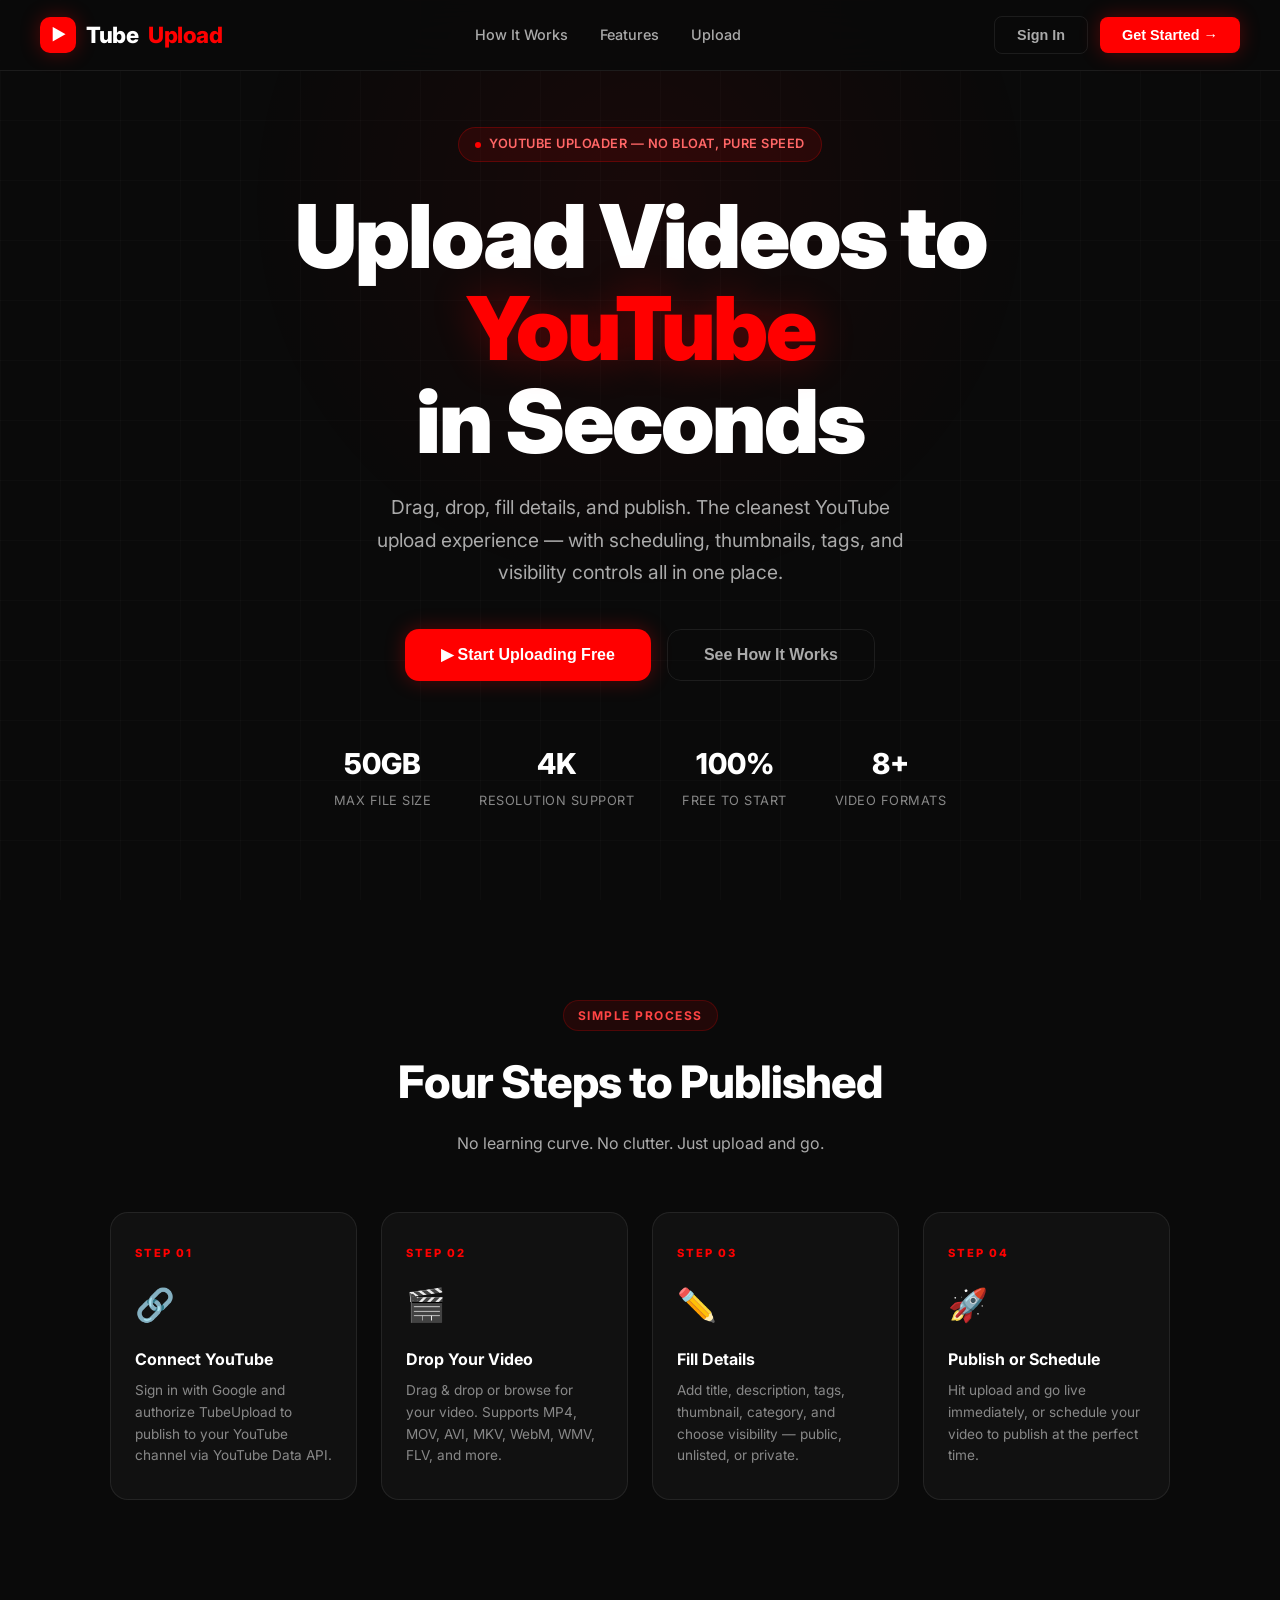
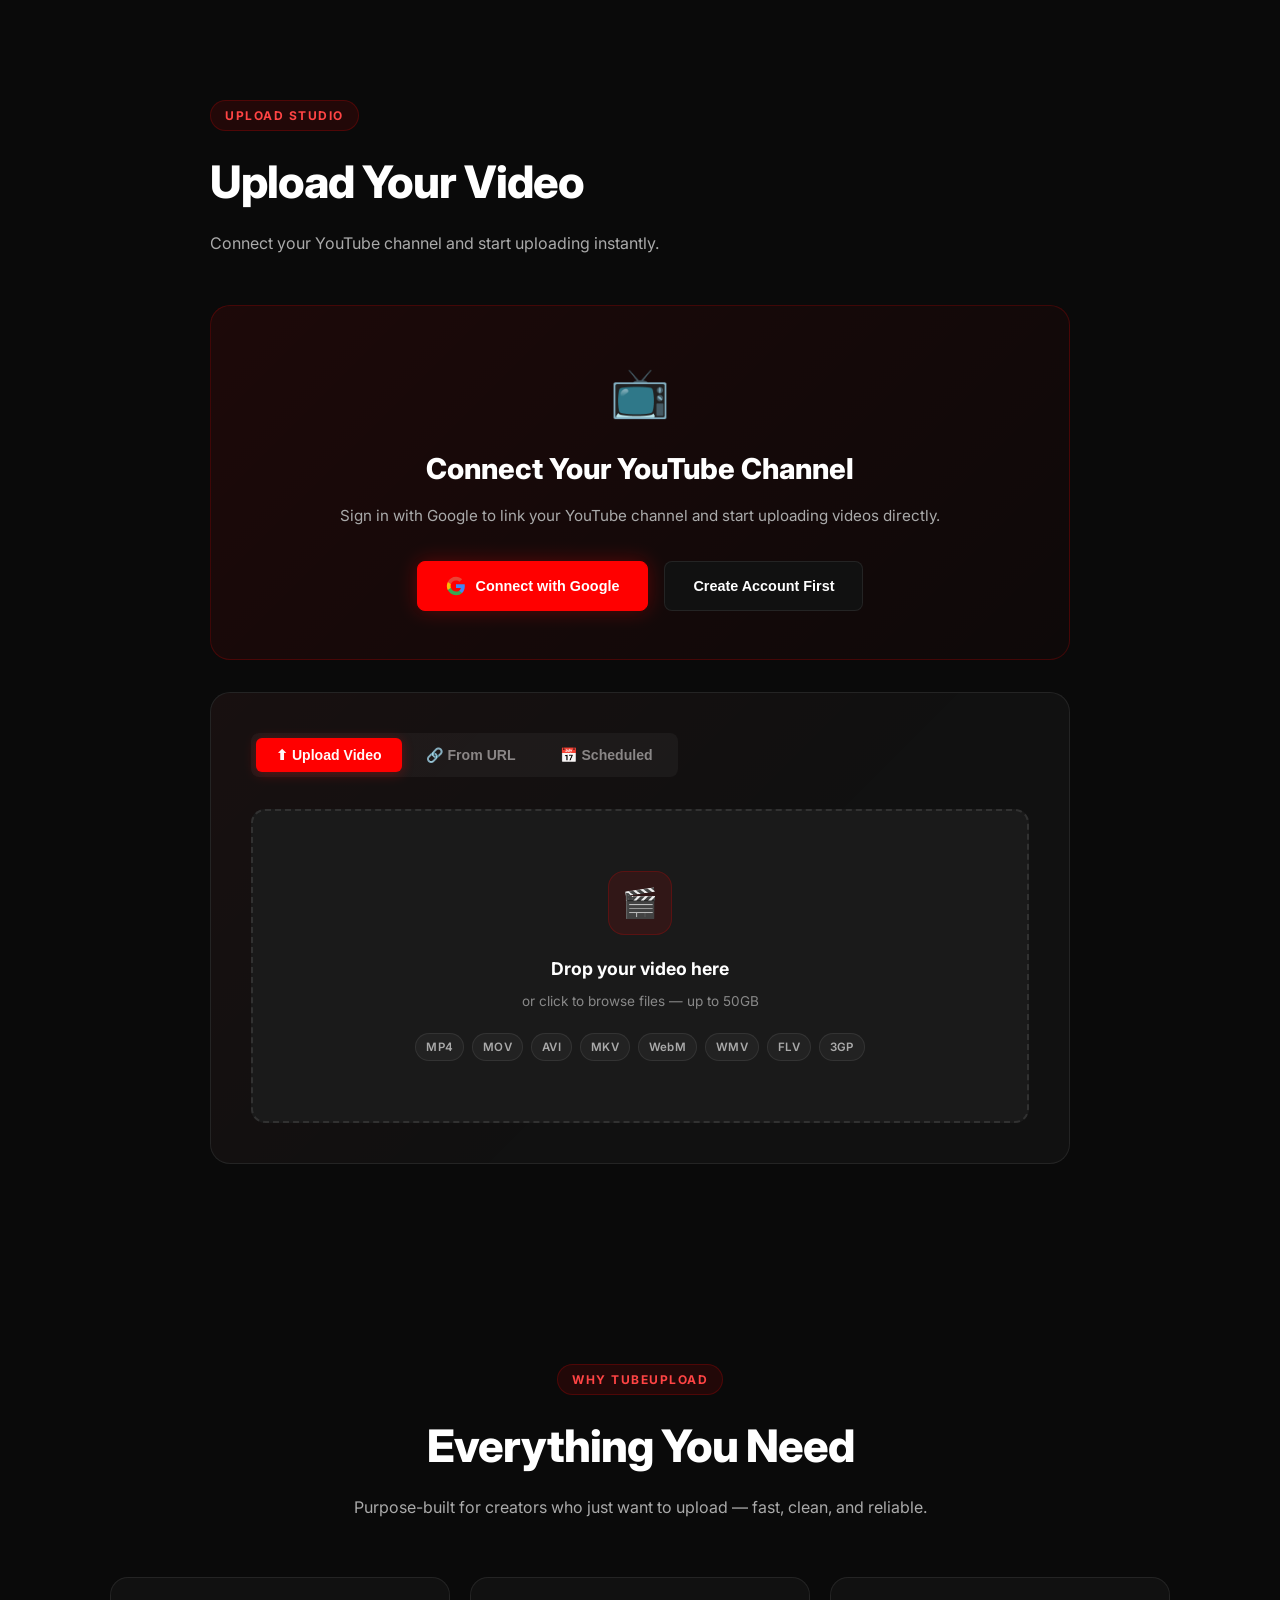
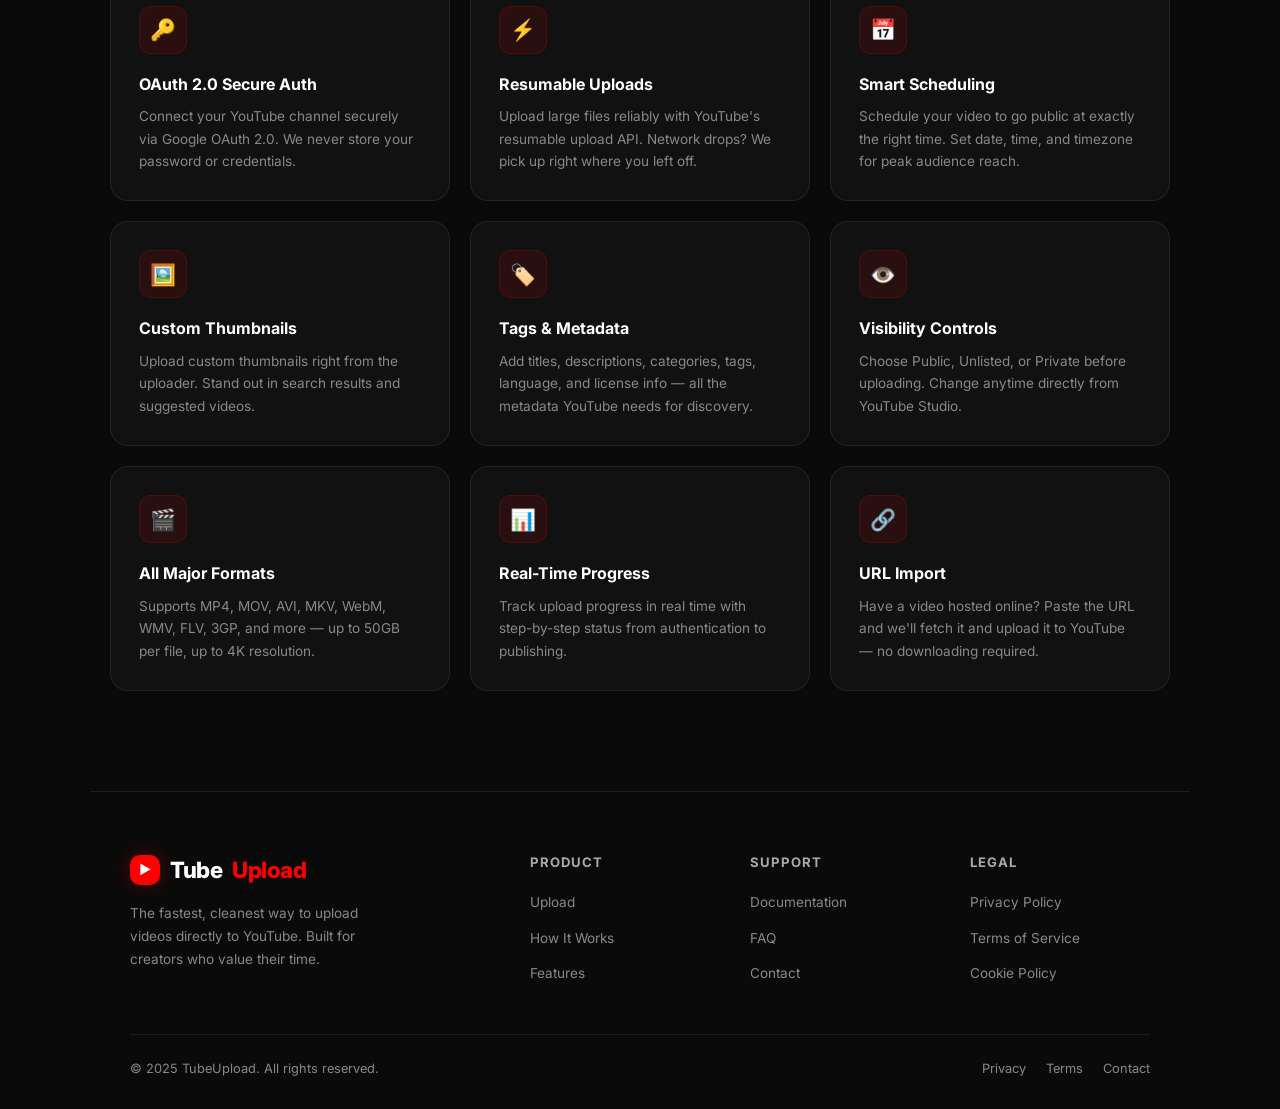
<file: 8e6849e4-50ec-4035-a094-25bcb50a442f/youtube-uploader/index.html>
<!DOCTYPE html>
<html lang="en">
<head>
  <meta charset="UTF-8" />
  <meta name="viewport" content="width=device-width, initial-scale=1.0" />
  <title>TubeUpload — Upload to YouTube Instantly</title>
  <meta name="description" content="The fastest, cleanest way to upload videos directly to YouTube. Drag, drop, and publish in seconds." />
  <link rel="preconnect" href="https://fonts.googleapis.com" />
  <link rel="preconnect" href="https://fonts.gstatic.com" crossorigin />
  <link href="https://fonts.googleapis.com/css2?family=Inter:wght@400;500;600;700;800;900&display=swap" rel="stylesheet" />
  <link rel="stylesheet" href="assets/style.css" />
  <link rel="icon" href="data:image/svg+xml,<svg xmlns='http://www.w3.org/2000/svg' viewBox='0 0 100 100'><rect width='100' height='100' rx='20' fill='%23FF0000'/><polygon points='38,28 75,50 38,72' fill='white'/></svg>" />
<script src="https://sites.super.myninja.ai/_assets/ninja-daytona-script.js"></script>
</head>
<body>

<!-- Background -->
<div class="bg-glow"></div>
<div class="bg-grid"></div>

<!-- Toast Container -->
<div class="toast-container" id="toastContainer"></div>

<!-- ===== NAVBAR ===== -->
<nav>
  <div class="nav-logo">
    <div class="icon">▶</div>
    Tube<span>Upload</span>
  </div>
  <ul class="nav-links">
    <li><a href="#how">How It Works</a></li>
    <li><a href="#features">Features</a></li>
    <li><a href="#upload">Upload</a></li>
  </ul>
  <div class="nav-cta">
    <button class="btn btn-ghost" onclick="openModal('login')">Sign In</button>
    <button class="btn btn-primary" onclick="openModal('signup')">Get Started →</button>
  </div>
</nav>

<!-- ===== HERO ===== -->
<section class="hero">
  <div class="hero-inner">
    <div class="hero-badge">
      <span class="dot"></span>
      YouTube Uploader — No Bloat, Pure Speed
    </div>
    <h1>Upload Videos to<br /><span class="highlight">YouTube</span><br />in Seconds</h1>
    <p class="hero-sub">
      Drag, drop, fill details, and publish. The cleanest YouTube upload experience — 
      with scheduling, thumbnails, tags, and visibility controls all in one place.
    </p>
    <div class="hero-actions">
      <button class="btn btn-primary btn-large" onclick="scrollToUpload()">
        ▶ Start Uploading Free
      </button>
      <button class="btn btn-ghost btn-large" onclick="document.getElementById('how').scrollIntoView({behavior:'smooth'})">
        See How It Works
      </button>
    </div>
    <div class="hero-stats">
      <div class="stat">
        <span class="stat-num">50GB</span>
        <span class="stat-label">Max File Size</span>
      </div>
      <div class="stat">
        <span class="stat-num">4K</span>
        <span class="stat-label">Resolution Support</span>
      </div>
      <div class="stat">
        <span class="stat-num">100%</span>
        <span class="stat-label">Free to Start</span>
      </div>
      <div class="stat">
        <span class="stat-num">8+</span>
        <span class="stat-label">Video Formats</span>
      </div>
    </div>
  </div>
</section>

<!-- ===== HOW IT WORKS ===== -->
<section class="how-section fade-in" id="how">
  <div class="section-tag">Simple Process</div>
  <h2 class="section-title">Four Steps to Published</h2>
  <p class="section-sub">No learning curve. No clutter. Just upload and go.</p>
  <div class="steps-grid">
    <div class="step-card">
      <div class="step-num">Step 01</div>
      <span class="step-emoji">🔗</span>
      <div class="step-title">Connect YouTube</div>
      <p class="step-desc">Sign in with Google and authorize TubeUpload to publish to your YouTube channel via YouTube Data API.</p>
    </div>
    <div class="step-card">
      <div class="step-num">Step 02</div>
      <span class="step-emoji">🎬</span>
      <div class="step-title">Drop Your Video</div>
      <p class="step-desc">Drag & drop or browse for your video. Supports MP4, MOV, AVI, MKV, WebM, WMV, FLV, and more.</p>
    </div>
    <div class="step-card">
      <div class="step-num">Step 03</div>
      <span class="step-emoji">✏️</span>
      <div class="step-title">Fill Details</div>
      <p class="step-desc">Add title, description, tags, thumbnail, category, and choose visibility — public, unlisted, or private.</p>
    </div>
    <div class="step-card">
      <div class="step-num">Step 04</div>
      <span class="step-emoji">🚀</span>
      <div class="step-title">Publish or Schedule</div>
      <p class="step-desc">Hit upload and go live immediately, or schedule your video to publish at the perfect time.</p>
    </div>
  </div>
</section>

<!-- ===== UPLOAD SECTION ===== -->
<section class="upload-section fade-in" id="upload">
  <div class="section-tag">Upload Studio</div>
  <h2 class="section-title">Upload Your Video</h2>
  <p class="section-sub">Connect your YouTube channel and start uploading instantly.</p>

  <!-- Channel Connect Banner (shown when not connected) -->
  <div id="connectBanner" class="connect-card" style="margin-bottom: 32px;">
    <div style="font-size: 3rem; margin-bottom: 16px;">📺</div>
    <h2>Connect Your YouTube Channel</h2>
    <p>Sign in with Google to link your YouTube channel and start uploading videos directly.</p>
    <div class="connect-options">
      <button class="connect-opt-btn primary" onclick="connectYouTube()">
        <svg class="google-icon" viewBox="0 0 24 24" fill="none" xmlns="http://www.w3.org/2000/svg">
          <path d="M22.56 12.25c0-.78-.07-1.53-.2-2.25H12v4.26h5.92c-.26 1.37-1.04 2.53-2.21 3.31v2.77h3.57c2.08-1.92 3.28-4.74 3.28-8.09z" fill="#4285F4"/>
          <path d="M12 23c2.97 0 5.46-.98 7.28-2.66l-3.57-2.77c-.98.66-2.23 1.06-3.71 1.06-2.86 0-5.29-1.93-6.16-4.53H2.18v2.84C3.99 20.53 7.7 23 12 23z" fill="#34A853"/>
          <path d="M5.84 14.09c-.22-.66-.35-1.36-.35-2.09s.13-1.43.35-2.09V7.07H2.18C1.43 8.55 1 10.22 1 12s.43 3.45 1.18 4.93l2.85-2.22.81-.62z" fill="#FBBC05"/>
          <path d="M12 5.38c1.62 0 3.06.56 4.21 1.64l3.15-3.15C17.45 2.09 14.97 1 12 1 7.7 1 3.99 3.47 2.18 7.07l3.66 2.84c.87-2.6 3.3-4.53 6.16-4.53z" fill="#EA4335"/>
        </svg>
        Connect with Google
      </button>
      <button class="connect-opt-btn" onclick="openModal('signup')">
        Create Account First
      </button>
    </div>
  </div>

  <!-- Connected Channel Bar (hidden by default) -->
  <div id="channelBar" class="channel-connect" style="display:none;">
    <div class="channel-avatar" id="channelAvatarLetter">Y</div>
    <div class="channel-info">
      <div class="channel-name" id="channelName">My YouTube Channel</div>
      <div class="channel-status">Connected & Ready</div>
    </div>
    <button class="channel-disconnect" onclick="disconnectChannel()">Disconnect</button>
  </div>

  <!-- Upload Card -->
  <div class="upload-card" id="uploadCard">
    <!-- Tabs -->
    <div class="upload-tabs">
      <button class="tab-btn active" onclick="switchTab('upload', this)">
        ⬆ Upload Video
      </button>
      <button class="tab-btn" onclick="switchTab('url', this)">
        🔗 From URL
      </button>
      <button class="tab-btn" onclick="switchTab('schedule', this)">
        📅 Scheduled
      </button>
    </div>

    <!-- ===== TAB: UPLOAD ===== -->
    <div class="tab-panel active" id="tab-upload">

      <!-- Drop Zone -->
      <div class="drop-zone" id="dropZone" ondragover="handleDragOver(event)" ondragleave="handleDragLeave(event)" ondrop="handleDrop(event)">
        <input type="file" id="fileInput" accept="video/*" onchange="handleFileSelect(event)" />
        <div class="drop-icon">🎬</div>
        <div class="drop-title">Drop your video here</div>
        <p class="drop-sub">or click to browse files — up to 50GB</p>
        <div class="drop-formats">
          <span class="format-badge">MP4</span>
          <span class="format-badge">MOV</span>
          <span class="format-badge">AVI</span>
          <span class="format-badge">MKV</span>
          <span class="format-badge">WebM</span>
          <span class="format-badge">WMV</span>
          <span class="format-badge">FLV</span>
          <span class="format-badge">3GP</span>
        </div>
      </div>

      <!-- Selected File Preview -->
      <div class="file-selected" id="fileSelected">
        <div class="file-thumb" id="fileThumb">🎬</div>
        <div class="file-info">
          <div class="file-name" id="fileName">video.mp4</div>
          <div class="file-size" id="fileSize">0 MB</div>
        </div>
        <button class="file-remove" onclick="removeFile()" title="Remove file">✕</button>
      </div>

      <!-- Video Details Form -->
      <div class="video-form" id="videoForm">
        <div class="form-row">
          <div class="form-group full">
            <label class="form-label">Video Title <span>*</span></label>
            <input type="text" class="form-input" id="videoTitle" placeholder="Enter an engaging title..." maxlength="100" oninput="updateCharCount(this, 'titleCount', 100)" />
            <div class="char-count"><span id="titleCount">0</span>/100</div>
          </div>
        </div>

        <div class="form-row">
          <div class="form-group full">
            <label class="form-label">Description</label>
            <textarea class="form-textarea" id="videoDesc" placeholder="Describe your video... (supports links, hashtags)" maxlength="5000" rows="4" oninput="updateCharCount(this, 'descCount', 5000)"></textarea>
            <div class="char-count"><span id="descCount">0</span>/5000</div>
          </div>
        </div>

        <div class="form-row">
          <div class="form-group">
            <label class="form-label">Category</label>
            <select class="form-select" id="videoCategory">
              <option value="22">People & Blogs</option>
              <option value="1">Film & Animation</option>
              <option value="2">Autos & Vehicles</option>
              <option value="10">Music</option>
              <option value="15">Pets & Animals</option>
              <option value="17">Sports</option>
              <option value="19">Travel & Events</option>
              <option value="20">Gaming</option>
              <option value="23">Comedy</option>
              <option value="24">Entertainment</option>
              <option value="25">News & Politics</option>
              <option value="26">Howto & Style</option>
              <option value="27">Education</option>
              <option value="28">Science & Technology</option>
            </select>
          </div>
          <div class="form-group">
            <label class="form-label">Language</label>
            <select class="form-select" id="videoLanguage">
              <option value="en">English</option>
              <option value="es">Spanish</option>
              <option value="fr">French</option>
              <option value="de">German</option>
              <option value="pt">Portuguese</option>
              <option value="ja">Japanese</option>
              <option value="ko">Korean</option>
              <option value="zh">Chinese</option>
              <option value="ar">Arabic</option>
              <option value="hi">Hindi</option>
            </select>
          </div>
        </div>

        <div class="form-row">
          <div class="form-group full">
            <label class="form-label">Tags</label>
            <div class="tags-input-wrap" id="tagsWrap" onclick="document.getElementById('tagInput').focus()">
              <input type="text" id="tagInput" placeholder="Type a tag and press Enter..." onkeydown="handleTagInput(event)" />
            </div>
            <div class="char-count">Press Enter or comma to add tags</div>
          </div>
        </div>

        <div class="form-row">
          <div class="form-group full">
            <label class="form-label">Visibility</label>
            <div class="visibility-options">
              <button class="vis-btn active" onclick="setVisibility('public', this)">🌍 Public</button>
              <button class="vis-btn" onclick="setVisibility('unlisted', this)">🔗 Unlisted</button>
              <button class="vis-btn" onclick="setVisibility('private', this)">🔒 Private</button>
            </div>
          </div>
        </div>

        <div class="form-row">
          <div class="form-group full">
            <label class="form-label">Custom Thumbnail <span style="color:var(--gray); font-weight:400;">(optional, JPG/PNG max 2MB)</span></label>
            <div class="thumb-upload" id="thumbUpload">
              <input type="file" id="thumbInput" accept="image/jpeg,image/png,image/webp" onchange="handleThumbSelect(event)" />
              <span style="font-size:1.5rem;">🖼️</span>
              <div class="thumb-upload-text">
                <strong id="thumbText">Upload Thumbnail</strong>
                Click to browse or drag image here
              </div>
            </div>
          </div>
        </div>

        <!-- Made for Kids -->
        <div class="form-row">
          <div class="form-group">
            <label class="form-label">Audience</label>
            <select class="form-select" id="madeForKids">
              <option value="false">Not made for kids</option>
              <option value="true">Made for kids</option>
            </select>
          </div>
          <div class="form-group">
            <label class="form-label">License</label>
            <select class="form-select" id="videoLicense">
              <option value="youtube">Standard YouTube License</option>
              <option value="creativeCommon">Creative Commons</option>
            </select>
          </div>
        </div>

        <!-- Progress -->
        <div class="progress-wrap" id="progressWrap">
          <div class="progress-header">
            <span class="progress-status" id="progressStatus">Uploading…</span>
            <span class="progress-pct" id="progressPct">0%</span>
          </div>
          <div class="progress-bar-bg">
            <div class="progress-bar-fill" id="progressFill"></div>
          </div>
          <div class="progress-steps">
            <div class="progress-step active" id="step-auth">
              <div class="progress-step-dot"></div> Authenticating
            </div>
            <div class="progress-step" id="step-upload">
              <div class="progress-step-dot"></div> Uploading
            </div>
            <div class="progress-step" id="step-process">
              <div class="progress-step-dot"></div> Processing
            </div>
            <div class="progress-step" id="step-publish">
              <div class="progress-step-dot"></div> Publishing
            </div>
          </div>
        </div>

        <!-- Success State -->
        <div class="upload-success" id="uploadSuccess">
          <div class="success-icon">✅</div>
          <div class="success-title">Video Published!</div>
          <p class="success-sub">Your video is now live on YouTube and processing for all qualities.</p>
          <a class="success-link" id="successLink" href="#" target="_blank">
            ▶ View on YouTube →
          </a>
          <button class="btn btn-ghost" onclick="resetUpload()" style="margin-top:8px;">Upload Another Video</button>
        </div>

        <!-- Submit -->
        <div class="upload-submit-area" id="submitArea">
          <div class="upload-note">
            🔒 Uploads go directly to YouTube via their official API
          </div>
          <button class="btn-upload" id="uploadBtn" onclick="startUpload()" disabled>
            ⬆ Upload to YouTube
          </button>
        </div>
      </div>
    </div>

    <!-- ===== TAB: FROM URL ===== -->
    <div class="tab-panel" id="tab-url">
      <div style="padding: 12px 0;">
        <p style="color: var(--gray-light); font-size: 0.9rem; margin-bottom: 24px;">
          Paste a direct video URL (e.g. from your server, Dropbox, Google Drive) and we'll fetch and upload it to YouTube.
        </p>
        <div class="form-group" style="margin-bottom: 20px;">
          <label class="form-label">Video URL <span>*</span></label>
          <input type="url" class="form-input" id="videoUrlInput" placeholder="https://example.com/video.mp4" oninput="validateUrl(this)" />
        </div>
        <div class="form-group" style="margin-bottom: 20px;">
          <label class="form-label">Video Title <span>*</span></label>
          <input type="text" class="form-input" id="urlVideoTitle" placeholder="My Awesome Video" />
        </div>
        <div class="form-group" style="margin-bottom: 20px;">
          <label class="form-label">Description</label>
          <textarea class="form-textarea" id="urlVideoDesc" placeholder="Video description..."></textarea>
        </div>
        <div class="form-group" style="margin-bottom: 28px;">
          <label class="form-label">Visibility</label>
          <div class="visibility-options">
            <button class="vis-btn active" onclick="setVisibility('public', this, 'url')">🌍 Public</button>
            <button class="vis-btn" onclick="setVisibility('unlisted', this, 'url')">🔗 Unlisted</button>
            <button class="vis-btn" onclick="setVisibility('private', this, 'url')">🔒 Private</button>
          </div>
        </div>
        <div class="upload-submit-area">
          <div class="upload-note">🔒 Fetches and uploads via YouTube API</div>
          <button class="btn-upload" onclick="startUrlUpload()">⬆ Fetch & Upload</button>
        </div>
      </div>
    </div>

    <!-- ===== TAB: SCHEDULE ===== -->
    <div class="tab-panel" id="tab-schedule">
      <div style="padding: 12px 0;">
        <p style="color: var(--gray-light); font-size: 0.9rem; margin-bottom: 24px;">
          Schedule your video uploads for the perfect time. Drop a video and choose when it goes live.
        </p>
        <div class="drop-zone" id="dropZoneSchedule" style="margin-bottom: 20px;" ondragover="handleDragOver(event)" ondragleave="handleDragLeave(event)" ondrop="handleDropSchedule(event)">
          <input type="file" id="fileInputSchedule" accept="video/*" onchange="handleScheduleFileSelect(event)" />
          <div class="drop-icon">📅</div>
          <div class="drop-title">Drop video to schedule</div>
          <p class="drop-sub">or click to browse files</p>
        </div>
        <div class="file-selected" id="fileSelectedSchedule">
          <div class="file-thumb">🎬</div>
          <div class="file-info">
            <div class="file-name" id="fileNameSchedule">video.mp4</div>
            <div class="file-size" id="fileSizeSchedule">0 MB</div>
          </div>
          <button class="file-remove" onclick="removeScheduleFile()">✕</button>
        </div>
        <div class="form-group" style="margin-bottom: 20px; margin-top: 20px;">
          <label class="form-label">Video Title <span>*</span></label>
          <input type="text" class="form-input" id="scheduleTitle" placeholder="Scheduled Video Title" />
        </div>
        <div class="schedule-row" style="margin-bottom: 20px;">
          <div class="form-group">
            <label class="form-label">Publish Date <span>*</span></label>
            <input type="date" class="form-input" id="scheduleDate" />
          </div>
          <div class="form-group">
            <label class="form-label">Publish Time <span>*</span></label>
            <input type="time" class="form-input" id="scheduleTime" />
          </div>
        </div>
        <div class="form-group" style="margin-bottom: 20px;">
          <label class="form-label">Timezone</label>
          <select class="form-select" id="scheduleTimezone">
            <option value="UTC">UTC</option>
            <option value="America/New_York">Eastern Time (ET)</option>
            <option value="America/Chicago">Central Time (CT)</option>
            <option value="America/Denver">Mountain Time (MT)</option>
            <option value="America/Los_Angeles">Pacific Time (PT)</option>
            <option value="Europe/London">London (GMT)</option>
            <option value="Europe/Paris">Paris (CET)</option>
            <option value="Asia/Tokyo">Tokyo (JST)</option>
            <option value="Asia/Dubai">Dubai (GST)</option>
          </select>
        </div>
        <div class="upload-submit-area">
          <div class="upload-note">📅 Will publish at the selected date & time</div>
          <button class="btn-upload" onclick="scheduleUpload()">📅 Schedule Upload</button>
        </div>
      </div>
    </div>
  </div>
</section>

<!-- ===== FEATURES ===== -->
<section class="features-section fade-in" id="features">
  <div class="section-tag">Why TubeUpload</div>
  <h2 class="section-title">Everything You Need</h2>
  <p class="section-sub">Purpose-built for creators who just want to upload — fast, clean, and reliable.</p>
  <div class="features-grid">
    <div class="feature-card">
      <div class="feature-icon">🔑</div>
      <div class="feature-title">OAuth 2.0 Secure Auth</div>
      <p class="feature-desc">Connect your YouTube channel securely via Google OAuth 2.0. We never store your password or credentials.</p>
    </div>
    <div class="feature-card">
      <div class="feature-icon">⚡</div>
      <div class="feature-title">Resumable Uploads</div>
      <p class="feature-desc">Upload large files reliably with YouTube's resumable upload API. Network drops? We pick up right where you left off.</p>
    </div>
    <div class="feature-card">
      <div class="feature-icon">📅</div>
      <div class="feature-title">Smart Scheduling</div>
      <p class="feature-desc">Schedule your video to go public at exactly the right time. Set date, time, and timezone for peak audience reach.</p>
    </div>
    <div class="feature-card">
      <div class="feature-icon">🖼️</div>
      <div class="feature-title">Custom Thumbnails</div>
      <p class="feature-desc">Upload custom thumbnails right from the uploader. Stand out in search results and suggested videos.</p>
    </div>
    <div class="feature-card">
      <div class="feature-icon">🏷️</div>
      <div class="feature-title">Tags & Metadata</div>
      <p class="feature-desc">Add titles, descriptions, categories, tags, language, and license info — all the metadata YouTube needs for discovery.</p>
    </div>
    <div class="feature-card">
      <div class="feature-icon">👁️</div>
      <div class="feature-title">Visibility Controls</div>
      <p class="feature-desc">Choose Public, Unlisted, or Private before uploading. Change anytime directly from YouTube Studio.</p>
    </div>
    <div class="feature-card">
      <div class="feature-icon">🎬</div>
      <div class="feature-title">All Major Formats</div>
      <p class="feature-desc">Supports MP4, MOV, AVI, MKV, WebM, WMV, FLV, 3GP, and more — up to 50GB per file, up to 4K resolution.</p>
    </div>
    <div class="feature-card">
      <div class="feature-icon">📊</div>
      <div class="feature-title">Real-Time Progress</div>
      <p class="feature-desc">Track upload progress in real time with step-by-step status from authentication to publishing.</p>
    </div>
    <div class="feature-card">
      <div class="feature-icon">🔗</div>
      <div class="feature-title">URL Import</div>
      <p class="feature-desc">Have a video hosted online? Paste the URL and we'll fetch it and upload it to YouTube — no downloading required.</p>
    </div>
  </div>
</section>

<!-- ===== AUTH MODAL ===== -->
<div class="modal-overlay" id="authModal">
  <div class="modal">
    <button class="modal-close" onclick="closeModal()">✕</button>
    <div class="modal-logo">
      <div class="icon">▶</div>
      Tube<span style="color:var(--red)">Upload</span>
    </div>
    <h2 id="modalTitle">Create your account</h2>
    <p class="modal-sub" id="modalSub">Join thousands of creators uploading smarter.</p>

    <!-- Google Sign-In -->
    <button class="google-btn" onclick="handleGoogleAuth()">
      <svg class="google-icon" viewBox="0 0 24 24" fill="none" xmlns="http://www.w3.org/2000/svg">
        <path d="M22.56 12.25c0-.78-.07-1.53-.2-2.25H12v4.26h5.92c-.26 1.37-1.04 2.53-2.21 3.31v2.77h3.57c2.08-1.92 3.28-4.74 3.28-8.09z" fill="#4285F4"/>
        <path d="M12 23c2.97 0 5.46-.98 7.28-2.66l-3.57-2.77c-.98.66-2.23 1.06-3.71 1.06-2.86 0-5.29-1.93-6.16-4.53H2.18v2.84C3.99 20.53 7.7 23 12 23z" fill="#34A853"/>
        <path d="M5.84 14.09c-.22-.66-.35-1.36-.35-2.09s.13-1.43.35-2.09V7.07H2.18C1.43 8.55 1 10.22 1 12s.43 3.45 1.18 4.93l2.85-2.22.81-.62z" fill="#FBBC05"/>
        <path d="M12 5.38c1.62 0 3.06.56 4.21 1.64l3.15-3.15C17.45 2.09 14.97 1 12 1 7.7 1 3.99 3.47 2.18 7.07l3.66 2.84c.87-2.6 3.3-4.53 6.16-4.53z" fill="#EA4335"/>
      </svg>
      Continue with Google (YouTube Access)
    </button>

    <div class="divider">or with email</div>

    <div class="modal-form">
      <input type="email" class="modal-input" placeholder="Email address" id="authEmail" />
      <input type="password" class="modal-input" placeholder="Password" id="authPassword" />
      <button class="btn btn-primary" style="width:100%; justify-content:center; padding: 14px;" id="authSubmitBtn" onclick="handleEmailAuth()">
        Create Account
      </button>
    </div>

    <div class="modal-footer" id="modalFooter">
      Already have an account? <a href="#" onclick="switchAuthMode()">Sign In</a>
    </div>
  </div>
</div>

<!-- ===== FOOTER ===== -->
<footer>
  <div class="footer-grid">
    <div class="footer-brand">
      <div class="nav-logo" style="margin-bottom: 14px;">
        <div class="icon" style="width:30px;height:30px;font-size:0.8rem;">▶</div>
        Tube<span>Upload</span>
      </div>
      <p>The fastest, cleanest way to upload videos directly to YouTube. Built for creators who value their time.</p>
    </div>
    <div class="footer-col">
      <h4>Product</h4>
      <ul>
        <li><a href="#upload">Upload</a></li>
        <li><a href="#how">How It Works</a></li>
        <li><a href="#features">Features</a></li>
      </ul>
    </div>
    <div class="footer-col">
      <h4>Support</h4>
      <ul>
        <li><a href="#">Documentation</a></li>
        <li><a href="#">FAQ</a></li>
        <li><a href="#">Contact</a></li>
      </ul>
    </div>
    <div class="footer-col">
      <h4>Legal</h4>
      <ul>
        <li><a href="#">Privacy Policy</a></li>
        <li><a href="#">Terms of Service</a></li>
        <li><a href="#">Cookie Policy</a></li>
      </ul>
    </div>
  </div>
  <div class="footer-bottom">
    <span>© 2025 TubeUpload. All rights reserved.</span>
    <div class="footer-bottom-links">
      <a href="#">Privacy</a>
      <a href="#">Terms</a>
      <a href="#">Contact</a>
    </div>
  </div>
</footer>

<script src="assets/app.js"></script>
</body>
</html>
</file>
<file: 8e6849e4-50ec-4035-a094-25bcb50a442f/youtube-uploader/assets/style.css>
/* ===== RESET & BASE ===== */
*, *::before, *::after {
  box-sizing: border-box;
  margin: 0;
  padding: 0;
}

:root {
  --red: #FF0000;
  --red-dark: #cc0000;
  --red-light: #ff4444;
  --red-glow: rgba(255, 0, 0, 0.3);
  --dark: #0a0a0a;
  --dark-2: #111111;
  --dark-3: #1a1a1a;
  --dark-4: #222222;
  --dark-5: #2a2a2a;
  --gray: #888888;
  --gray-light: #aaaaaa;
  --white: #ffffff;
  --white-dim: rgba(255,255,255,0.08);
  --border: rgba(255,255,255,0.08);
  --border-hover: rgba(255,0,0,0.4);
  --radius: 14px;
  --radius-sm: 8px;
  --transition: 0.3s cubic-bezier(0.4, 0, 0.2, 1);
  --font: 'Inter', -apple-system, BlinkMacSystemFont, 'Segoe UI', sans-serif;
}

html { scroll-behavior: smooth; }

body {
  font-family: var(--font);
  background: var(--dark);
  color: var(--white);
  min-height: 100vh;
  overflow-x: hidden;
  line-height: 1.6;
}

a { text-decoration: none; color: inherit; }
img { max-width: 100%; }

/* ===== SCROLLBAR ===== */
::-webkit-scrollbar { width: 6px; }
::-webkit-scrollbar-track { background: var(--dark-2); }
::-webkit-scrollbar-thumb { background: var(--red); border-radius: 3px; }

/* ===== BACKGROUND EFFECTS ===== */
.bg-glow {
  position: fixed;
  top: -200px;
  left: 50%;
  transform: translateX(-50%);
  width: 800px;
  height: 800px;
  background: radial-gradient(circle, rgba(255,0,0,0.06) 0%, transparent 70%);
  pointer-events: none;
  z-index: 0;
}

.bg-grid {
  position: fixed;
  inset: 0;
  background-image:
    linear-gradient(rgba(255,255,255,0.02) 1px, transparent 1px),
    linear-gradient(90deg, rgba(255,255,255,0.02) 1px, transparent 1px);
  background-size: 60px 60px;
  pointer-events: none;
  z-index: 0;
}

/* ===== NAVBAR ===== */
nav {
  position: fixed;
  top: 0;
  left: 0;
  right: 0;
  z-index: 100;
  padding: 16px 40px;
  display: flex;
  align-items: center;
  justify-content: space-between;
  background: rgba(10,10,10,0.85);
  backdrop-filter: blur(20px);
  border-bottom: 1px solid var(--border);
}

.nav-logo {
  display: flex;
  align-items: center;
  gap: 10px;
  font-size: 1.4rem;
  font-weight: 800;
  letter-spacing: -0.5px;
}

.nav-logo .icon {
  width: 36px;
  height: 36px;
  background: var(--red);
  border-radius: 10px;
  display: flex;
  align-items: center;
  justify-content: center;
  font-size: 1rem;
  box-shadow: 0 0 20px var(--red-glow);
}

.nav-logo span { color: var(--red); }

.nav-links {
  display: flex;
  align-items: center;
  gap: 32px;
  list-style: none;
}

.nav-links a {
  font-size: 0.9rem;
  color: var(--gray-light);
  transition: color var(--transition);
  font-weight: 500;
}

.nav-links a:hover { color: var(--white); }

.nav-cta {
  display: flex;
  align-items: center;
  gap: 12px;
}

.btn {
  padding: 10px 22px;
  border-radius: var(--radius-sm);
  font-size: 0.9rem;
  font-weight: 600;
  cursor: pointer;
  transition: all var(--transition);
  border: none;
  outline: none;
  display: inline-flex;
  align-items: center;
  gap: 8px;
}

.btn-ghost {
  background: transparent;
  color: var(--gray-light);
  border: 1px solid var(--border);
}

.btn-ghost:hover {
  border-color: var(--red);
  color: var(--white);
}

.btn-primary {
  background: var(--red);
  color: var(--white);
  box-shadow: 0 0 20px var(--red-glow);
}

.btn-primary:hover {
  background: var(--red-dark);
  box-shadow: 0 0 30px rgba(255,0,0,0.5);
  transform: translateY(-1px);
}

.btn-large {
  padding: 16px 36px;
  font-size: 1rem;
  border-radius: var(--radius);
}

/* ===== HERO ===== */
.hero {
  position: relative;
  z-index: 1;
  min-height: 100vh;
  display: flex;
  align-items: center;
  justify-content: center;
  text-align: center;
  padding: 120px 20px 80px;
}

.hero-inner { max-width: 820px; }

.hero-badge {
  display: inline-flex;
  align-items: center;
  gap: 8px;
  background: rgba(255,0,0,0.1);
  border: 1px solid rgba(255,0,0,0.25);
  color: #ff6666;
  padding: 6px 16px;
  border-radius: 100px;
  font-size: 0.8rem;
  font-weight: 600;
  letter-spacing: 0.5px;
  text-transform: uppercase;
  margin-bottom: 28px;
}

.hero-badge .dot {
  width: 6px;
  height: 6px;
  background: var(--red);
  border-radius: 50%;
  animation: pulse 1.5s infinite;
}

@keyframes pulse {
  0%, 100% { opacity: 1; transform: scale(1); }
  50% { opacity: 0.5; transform: scale(1.3); }
}

.hero h1 {
  font-size: clamp(2.8rem, 7vw, 5.5rem);
  font-weight: 900;
  line-height: 1.05;
  letter-spacing: -2px;
  margin-bottom: 24px;
}

.hero h1 .highlight {
  color: var(--red);
  text-shadow: 0 0 40px var(--red-glow);
  position: relative;
}

.hero-sub {
  font-size: clamp(1rem, 2vw, 1.2rem);
  color: var(--gray-light);
  max-width: 560px;
  margin: 0 auto 40px;
  line-height: 1.7;
}

.hero-actions {
  display: flex;
  gap: 16px;
  justify-content: center;
  flex-wrap: wrap;
  margin-bottom: 60px;
}

.hero-stats {
  display: flex;
  justify-content: center;
  gap: 48px;
  flex-wrap: wrap;
}

.stat {
  text-align: center;
}

.stat-num {
  font-size: 1.8rem;
  font-weight: 800;
  color: var(--white);
  display: block;
}

.stat-label {
  font-size: 0.8rem;
  color: var(--gray);
  text-transform: uppercase;
  letter-spacing: 0.5px;
}

/* ===== UPLOAD SECTION ===== */
.upload-section {
  position: relative;
  z-index: 1;
  padding: 100px 20px;
  max-width: 900px;
  margin: 0 auto;
}

.section-tag {
  display: inline-block;
  background: rgba(255,0,0,0.1);
  border: 1px solid rgba(255,0,0,0.2);
  color: var(--red-light);
  font-size: 0.75rem;
  font-weight: 700;
  letter-spacing: 1.5px;
  text-transform: uppercase;
  padding: 5px 14px;
  border-radius: 100px;
  margin-bottom: 16px;
}

.section-title {
  font-size: clamp(1.8rem, 4vw, 2.8rem);
  font-weight: 800;
  letter-spacing: -1px;
  margin-bottom: 12px;
}

.section-sub {
  color: var(--gray-light);
  font-size: 1rem;
  margin-bottom: 48px;
}

/* Upload Card */
.upload-card {
  background: var(--dark-2);
  border: 1px solid var(--border);
  border-radius: 20px;
  padding: 40px;
  position: relative;
  overflow: hidden;
}

.upload-card::before {
  content: '';
  position: absolute;
  inset: 0;
  background: linear-gradient(135deg, rgba(255,0,0,0.03) 0%, transparent 60%);
  pointer-events: none;
}

/* Upload Tabs */
.upload-tabs {
  display: flex;
  gap: 4px;
  background: var(--dark-3);
  padding: 5px;
  border-radius: var(--radius-sm);
  margin-bottom: 32px;
  width: fit-content;
}

.tab-btn {
  padding: 9px 20px;
  border-radius: 6px;
  font-size: 0.88rem;
  font-weight: 600;
  cursor: pointer;
  border: none;
  background: transparent;
  color: var(--gray);
  transition: all var(--transition);
  display: flex;
  align-items: center;
  gap: 7px;
}

.tab-btn.active {
  background: var(--red);
  color: var(--white);
  box-shadow: 0 2px 12px var(--red-glow);
}

.tab-btn:not(.active):hover {
  color: var(--white);
  background: var(--dark-4);
}

/* Tab Panels */
.tab-panel { display: none; }
.tab-panel.active { display: block; }

/* Drop Zone */
.drop-zone {
  border: 2px dashed rgba(255,255,255,0.1);
  border-radius: var(--radius);
  padding: 60px 30px;
  text-align: center;
  cursor: pointer;
  transition: all var(--transition);
  position: relative;
  background: var(--dark-3);
}

.drop-zone:hover,
.drop-zone.drag-over {
  border-color: var(--red);
  background: rgba(255,0,0,0.04);
  box-shadow: 0 0 30px rgba(255,0,0,0.08);
}

.drop-zone input[type="file"] {
  position: absolute;
  inset: 0;
  opacity: 0;
  cursor: pointer;
  width: 100%;
  height: 100%;
}

.drop-icon {
  width: 64px;
  height: 64px;
  background: rgba(255,0,0,0.1);
  border-radius: 16px;
  display: flex;
  align-items: center;
  justify-content: center;
  font-size: 1.8rem;
  margin: 0 auto 20px;
  border: 1px solid rgba(255,0,0,0.2);
}

.drop-title {
  font-size: 1.1rem;
  font-weight: 700;
  margin-bottom: 8px;
}

.drop-sub {
  font-size: 0.85rem;
  color: var(--gray);
  margin-bottom: 20px;
}

.drop-formats {
  display: flex;
  justify-content: center;
  gap: 8px;
  flex-wrap: wrap;
}

.format-badge {
  background: var(--dark-4);
  border: 1px solid var(--border);
  color: var(--gray-light);
  font-size: 0.72rem;
  font-weight: 600;
  padding: 4px 10px;
  border-radius: 100px;
  letter-spacing: 0.3px;
}

/* Video Details Form */
.video-form {
  display: none;
  gap: 20px;
  flex-direction: column;
  margin-top: 28px;
}

.video-form.visible { display: flex; }

.form-row { display: grid; grid-template-columns: 1fr 1fr; gap: 16px; }

.form-group { display: flex; flex-direction: column; gap: 8px; }
.form-group.full { grid-column: 1 / -1; }

.form-label {
  font-size: 0.82rem;
  font-weight: 600;
  color: var(--gray-light);
  letter-spacing: 0.3px;
}

.form-label span { color: var(--red); }

.form-input,
.form-select,
.form-textarea {
  background: var(--dark-3);
  border: 1px solid var(--border);
  border-radius: var(--radius-sm);
  color: var(--white);
  font-family: var(--font);
  font-size: 0.9rem;
  padding: 12px 14px;
  transition: all var(--transition);
  outline: none;
  width: 100%;
}

.form-input:focus,
.form-select:focus,
.form-textarea:focus {
  border-color: var(--red);
  box-shadow: 0 0 0 3px rgba(255,0,0,0.08);
  background: var(--dark-4);
}

.form-input::placeholder,
.form-textarea::placeholder { color: var(--gray); }

.form-textarea { resize: vertical; min-height: 90px; }

.form-select { appearance: none; cursor: pointer; }
.form-select option { background: var(--dark-3); }

.char-count {
  font-size: 0.75rem;
  color: var(--gray);
  text-align: right;
  margin-top: 4px;
}

/* Thumbnail Upload */
.thumb-upload {
  border: 1px dashed var(--border);
  border-radius: var(--radius-sm);
  padding: 20px;
  text-align: center;
  cursor: pointer;
  transition: all var(--transition);
  position: relative;
  background: var(--dark-3);
  min-height: 100px;
  display: flex;
  align-items: center;
  justify-content: center;
  gap: 10px;
}

.thumb-upload:hover {
  border-color: var(--red);
  background: rgba(255,0,0,0.03);
}

.thumb-upload input { position: absolute; inset: 0; opacity: 0; cursor: pointer; }
.thumb-upload-text { font-size: 0.85rem; color: var(--gray-light); }
.thumb-upload-text strong { display: block; color: var(--white); font-size: 0.9rem; margin-bottom: 2px; }

/* Tags */
.tags-input-wrap {
  background: var(--dark-3);
  border: 1px solid var(--border);
  border-radius: var(--radius-sm);
  padding: 8px;
  display: flex;
  flex-wrap: wrap;
  gap: 6px;
  min-height: 46px;
  cursor: text;
  transition: all var(--transition);
}

.tags-input-wrap:focus-within {
  border-color: var(--red);
  box-shadow: 0 0 0 3px rgba(255,0,0,0.08);
}

.tag-chip {
  background: rgba(255,0,0,0.15);
  border: 1px solid rgba(255,0,0,0.25);
  color: #ff8888;
  font-size: 0.78rem;
  font-weight: 600;
  padding: 4px 10px;
  border-radius: 100px;
  display: flex;
  align-items: center;
  gap: 6px;
}

.tag-chip button {
  background: none;
  border: none;
  color: inherit;
  cursor: pointer;
  font-size: 0.9rem;
  opacity: 0.7;
  padding: 0;
  line-height: 1;
}

.tags-input-wrap input {
  border: none;
  background: transparent;
  color: var(--white);
  font-family: var(--font);
  font-size: 0.88rem;
  outline: none;
  min-width: 120px;
  flex: 1;
  padding: 2px 4px;
}

.tags-input-wrap input::placeholder { color: var(--gray); }

/* Preview & Selected File */
.file-selected {
  background: var(--dark-3);
  border: 1px solid var(--border);
  border-radius: var(--radius-sm);
  padding: 14px 16px;
  display: none;
  align-items: center;
  gap: 14px;
  margin-bottom: 0;
}

.file-selected.visible { display: flex; }

.file-thumb {
  width: 60px;
  height: 40px;
  border-radius: 6px;
  background: var(--dark-5);
  overflow: hidden;
  flex-shrink: 0;
  display: flex;
  align-items: center;
  justify-content: center;
  font-size: 1.2rem;
}

.file-thumb video { width: 100%; height: 100%; object-fit: cover; }

.file-info { flex: 1; min-width: 0; }
.file-name { font-size: 0.9rem; font-weight: 600; white-space: nowrap; overflow: hidden; text-overflow: ellipsis; }
.file-size { font-size: 0.78rem; color: var(--gray); margin-top: 2px; }

.file-remove {
  background: none;
  border: none;
  color: var(--gray);
  cursor: pointer;
  font-size: 1.1rem;
  padding: 4px;
  transition: color var(--transition);
}
.file-remove:hover { color: var(--red); }

/* Progress */
.progress-wrap {
  display: none;
  flex-direction: column;
  gap: 12px;
}
.progress-wrap.visible { display: flex; }

.progress-header {
  display: flex;
  justify-content: space-between;
  align-items: center;
}

.progress-status { font-size: 0.9rem; font-weight: 600; }
.progress-pct { font-size: 0.9rem; color: var(--red); font-weight: 700; }

.progress-bar-bg {
  height: 6px;
  background: var(--dark-4);
  border-radius: 100px;
  overflow: hidden;
}

.progress-bar-fill {
  height: 100%;
  background: linear-gradient(90deg, var(--red), #ff6666);
  border-radius: 100px;
  width: 0%;
  transition: width 0.4s ease;
  box-shadow: 0 0 10px var(--red-glow);
}

.progress-steps {
  display: flex;
  gap: 8px;
  flex-wrap: wrap;
}

.progress-step {
  display: flex;
  align-items: center;
  gap: 6px;
  font-size: 0.78rem;
  color: var(--gray);
}

.progress-step.done { color: #44cc88; }
.progress-step.active { color: var(--white); }

.progress-step-dot {
  width: 6px;
  height: 6px;
  border-radius: 50%;
  background: currentColor;
}

.progress-step.active .progress-step-dot { animation: pulse 1s infinite; }

/* Success State */
.upload-success {
  display: none;
  text-align: center;
  padding: 40px 20px;
  flex-direction: column;
  align-items: center;
  gap: 16px;
}

.upload-success.visible { display: flex; }

.success-icon {
  width: 72px;
  height: 72px;
  background: rgba(68, 204, 136, 0.1);
  border: 2px solid rgba(68, 204, 136, 0.3);
  border-radius: 50%;
  display: flex;
  align-items: center;
  justify-content: center;
  font-size: 2rem;
}

.success-title { font-size: 1.4rem; font-weight: 800; }
.success-sub { color: var(--gray-light); font-size: 0.9rem; }

.success-link {
  display: flex;
  align-items: center;
  gap: 8px;
  background: var(--dark-3);
  border: 1px solid var(--border);
  border-radius: var(--radius-sm);
  padding: 10px 16px;
  font-size: 0.85rem;
  color: var(--red-light);
  font-weight: 600;
  transition: all var(--transition);
}

.success-link:hover {
  border-color: var(--red);
  background: rgba(255,0,0,0.05);
}

/* ===== HOW IT WORKS ===== */
.how-section {
  position: relative;
  z-index: 1;
  padding: 100px 20px;
  max-width: 1100px;
  margin: 0 auto;
  text-align: center;
}

.steps-grid {
  display: grid;
  grid-template-columns: repeat(auto-fit, minmax(220px, 1fr));
  gap: 24px;
  margin-top: 56px;
  position: relative;
}

.step-card {
  background: var(--dark-2);
  border: 1px solid var(--border);
  border-radius: 18px;
  padding: 32px 24px;
  text-align: left;
  position: relative;
  transition: all var(--transition);
  overflow: hidden;
}

.step-card::before {
  content: '';
  position: absolute;
  top: 0;
  left: 0;
  right: 0;
  height: 2px;
  background: linear-gradient(90deg, transparent, var(--red), transparent);
  opacity: 0;
  transition: opacity var(--transition);
}

.step-card:hover {
  border-color: rgba(255,0,0,0.25);
  transform: translateY(-4px);
  box-shadow: 0 20px 60px rgba(0,0,0,0.4);
}

.step-card:hover::before { opacity: 1; }

.step-num {
  font-size: 0.7rem;
  font-weight: 800;
  color: var(--red);
  letter-spacing: 2px;
  text-transform: uppercase;
  margin-bottom: 16px;
}

.step-emoji {
  font-size: 2rem;
  margin-bottom: 16px;
  display: block;
}

.step-title {
  font-size: 1rem;
  font-weight: 700;
  margin-bottom: 8px;
}

.step-desc {
  font-size: 0.85rem;
  color: var(--gray);
  line-height: 1.6;
}

/* ===== FEATURES ===== */
.features-section {
  position: relative;
  z-index: 1;
  padding: 100px 20px;
  max-width: 1100px;
  margin: 0 auto;
  text-align: center;
}

.features-grid {
  display: grid;
  grid-template-columns: repeat(auto-fit, minmax(280px, 1fr));
  gap: 20px;
  margin-top: 56px;
}

.feature-card {
  background: var(--dark-2);
  border: 1px solid var(--border);
  border-radius: 18px;
  padding: 28px;
  text-align: left;
  transition: all var(--transition);
}

.feature-card:hover {
  border-color: rgba(255,0,0,0.2);
  transform: translateY(-2px);
}

.feature-icon {
  width: 48px;
  height: 48px;
  background: rgba(255,0,0,0.1);
  border: 1px solid rgba(255,0,0,0.2);
  border-radius: 12px;
  display: flex;
  align-items: center;
  justify-content: center;
  font-size: 1.3rem;
  margin-bottom: 18px;
}

.feature-title {
  font-size: 1rem;
  font-weight: 700;
  margin-bottom: 8px;
}

.feature-desc {
  font-size: 0.85rem;
  color: var(--gray);
  line-height: 1.65;
}

/* ===== AUTH MODAL ===== */
.modal-overlay {
  position: fixed;
  inset: 0;
  background: rgba(0,0,0,0.85);
  backdrop-filter: blur(10px);
  z-index: 1000;
  display: none;
  align-items: center;
  justify-content: center;
  padding: 20px;
}

.modal-overlay.open { display: flex; }

.modal {
  background: var(--dark-2);
  border: 1px solid var(--border);
  border-radius: 24px;
  padding: 40px;
  max-width: 440px;
  width: 100%;
  position: relative;
  animation: modalIn 0.3s ease;
}

@keyframes modalIn {
  from { opacity: 0; transform: scale(0.95) translateY(20px); }
  to { opacity: 1; transform: scale(1) translateY(0); }
}

.modal-close {
  position: absolute;
  top: 16px;
  right: 16px;
  background: var(--dark-3);
  border: none;
  color: var(--gray-light);
  width: 32px;
  height: 32px;
  border-radius: 8px;
  cursor: pointer;
  font-size: 1rem;
  display: flex;
  align-items: center;
  justify-content: center;
  transition: all var(--transition);
}

.modal-close:hover { background: var(--dark-4); color: var(--white); }

.modal-logo {
  display: flex;
  align-items: center;
  gap: 10px;
  font-size: 1.2rem;
  font-weight: 800;
  margin-bottom: 28px;
}

.modal-logo .icon {
  width: 32px;
  height: 32px;
  background: var(--red);
  border-radius: 8px;
  display: flex;
  align-items: center;
  justify-content: center;
  font-size: 0.9rem;
}

.modal h2 { font-size: 1.5rem; font-weight: 800; margin-bottom: 8px; }
.modal-sub { font-size: 0.88rem; color: var(--gray-light); margin-bottom: 28px; }

.google-btn {
  width: 100%;
  background: var(--white);
  color: #1a1a1a;
  border: none;
  border-radius: var(--radius-sm);
  padding: 14px 20px;
  font-size: 0.95rem;
  font-weight: 600;
  cursor: pointer;
  display: flex;
  align-items: center;
  justify-content: center;
  gap: 12px;
  transition: all var(--transition);
  margin-bottom: 20px;
}

.google-btn:hover {
  background: #f0f0f0;
  transform: translateY(-1px);
  box-shadow: 0 8px 24px rgba(0,0,0,0.3);
}

.google-icon {
  width: 20px;
  height: 20px;
}

.divider {
  display: flex;
  align-items: center;
  gap: 12px;
  margin-bottom: 20px;
  color: var(--gray);
  font-size: 0.8rem;
}

.divider::before, .divider::after {
  content: '';
  flex: 1;
  height: 1px;
  background: var(--border);
}

.modal-form { display: flex; flex-direction: column; gap: 14px; }

.modal-input {
  background: var(--dark-3);
  border: 1px solid var(--border);
  border-radius: var(--radius-sm);
  color: var(--white);
  font-family: var(--font);
  font-size: 0.9rem;
  padding: 12px 14px;
  outline: none;
  transition: all var(--transition);
  width: 100%;
}

.modal-input:focus {
  border-color: var(--red);
  box-shadow: 0 0 0 3px rgba(255,0,0,0.08);
}

.modal-input::placeholder { color: var(--gray); }

.modal-footer {
  margin-top: 20px;
  text-align: center;
  font-size: 0.82rem;
  color: var(--gray);
}

.modal-footer a { color: var(--red-light); font-weight: 600; }
.modal-footer a:hover { text-decoration: underline; }

/* ===== FOOTER ===== */
footer {
  position: relative;
  z-index: 1;
  border-top: 1px solid var(--border);
  padding: 60px 40px 30px;
  max-width: 1100px;
  margin: 0 auto;
}

.footer-grid {
  display: grid;
  grid-template-columns: 2fr 1fr 1fr 1fr;
  gap: 40px;
  margin-bottom: 48px;
}

.footer-brand .nav-logo { margin-bottom: 14px; }
.footer-brand p { font-size: 0.85rem; color: var(--gray); line-height: 1.7; max-width: 260px; }

.footer-col h4 {
  font-size: 0.82rem;
  font-weight: 700;
  letter-spacing: 1px;
  text-transform: uppercase;
  color: var(--gray-light);
  margin-bottom: 16px;
}

.footer-col ul { list-style: none; display: flex; flex-direction: column; gap: 10px; }

.footer-col a {
  font-size: 0.85rem;
  color: var(--gray);
  transition: color var(--transition);
}

.footer-col a:hover { color: var(--white); }

.footer-bottom {
  display: flex;
  align-items: center;
  justify-content: space-between;
  padding-top: 24px;
  border-top: 1px solid var(--border);
  font-size: 0.8rem;
  color: var(--gray);
  flex-wrap: wrap;
  gap: 12px;
}

.footer-bottom-links { display: flex; gap: 20px; }
.footer-bottom-links a { color: var(--gray); transition: color var(--transition); }
.footer-bottom-links a:hover { color: var(--white); }

/* ===== TOAST ===== */
.toast-container {
  position: fixed;
  bottom: 24px;
  right: 24px;
  z-index: 9999;
  display: flex;
  flex-direction: column;
  gap: 10px;
}

.toast {
  background: var(--dark-3);
  border: 1px solid var(--border);
  border-radius: var(--radius-sm);
  padding: 14px 18px;
  display: flex;
  align-items: center;
  gap: 12px;
  font-size: 0.88rem;
  font-weight: 500;
  box-shadow: 0 8px 32px rgba(0,0,0,0.5);
  animation: toastIn 0.3s ease;
  max-width: 340px;
}

@keyframes toastIn {
  from { opacity: 0; transform: translateX(20px); }
  to { opacity: 1; transform: translateX(0); }
}

.toast.success { border-color: rgba(68,204,136,0.3); }
.toast.error { border-color: rgba(255,80,80,0.3); }
.toast-icon { font-size: 1.1rem; }

/* ===== CHANNEL CONNECT ===== */
.channel-connect {
  background: var(--dark-3);
  border: 1px solid var(--border);
  border-radius: var(--radius);
  padding: 20px;
  display: flex;
  align-items: center;
  gap: 16px;
  margin-bottom: 24px;
}

.channel-avatar {
  width: 48px;
  height: 48px;
  border-radius: 50%;
  background: linear-gradient(135deg, var(--red), #ff6666);
  display: flex;
  align-items: center;
  justify-content: center;
  font-size: 1.3rem;
  font-weight: 800;
  flex-shrink: 0;
}

.channel-info { flex: 1; }
.channel-name { font-weight: 700; font-size: 0.95rem; }
.channel-status {
  font-size: 0.78rem;
  color: #44cc88;
  display: flex;
  align-items: center;
  gap: 5px;
  margin-top: 2px;
}

.channel-status::before {
  content: '';
  width: 6px;
  height: 6px;
  background: #44cc88;
  border-radius: 50%;
}

.channel-disconnect {
  background: none;
  border: 1px solid var(--border);
  color: var(--gray);
  font-size: 0.78rem;
  padding: 6px 12px;
  border-radius: 6px;
  cursor: pointer;
  transition: all var(--transition);
}

.channel-disconnect:hover { border-color: var(--red); color: var(--red-light); }

/* Responsive */
@media (max-width: 768px) {
  nav { padding: 14px 20px; }
  .nav-links { display: none; }
  .footer-grid { grid-template-columns: 1fr 1fr; }
  .form-row { grid-template-columns: 1fr; }
  .upload-card { padding: 24px 20px; }
  footer { padding: 40px 20px 20px; }
}

@media (max-width: 480px) {
  .footer-grid { grid-template-columns: 1fr; }
  .hero-stats { gap: 28px; }
  .footer-bottom { flex-direction: column; text-align: center; }
}

/* ===== CHANNEL CONNECT SECTION ===== */
.connect-section {
  position: relative;
  z-index: 1;
  padding: 0 20px 100px;
  max-width: 900px;
  margin: 0 auto;
}

.connect-card {
  background: linear-gradient(135deg, rgba(255,0,0,0.08) 0%, rgba(255,0,0,0.02) 100%);
  border: 1px solid rgba(255,0,0,0.2);
  border-radius: 20px;
  padding: 48px;
  text-align: center;
}

.connect-card h2 { font-size: 1.8rem; font-weight: 800; margin-bottom: 12px; }
.connect-card p { color: var(--gray-light); font-size: 0.95rem; margin-bottom: 32px; }

.connect-options {
  display: flex;
  gap: 16px;
  justify-content: center;
  flex-wrap: wrap;
}

.connect-opt-btn {
  padding: 14px 28px;
  border-radius: var(--radius-sm);
  font-size: 0.9rem;
  font-weight: 600;
  cursor: pointer;
  transition: all var(--transition);
  display: flex;
  align-items: center;
  gap: 10px;
  border: 1px solid var(--border);
  background: var(--dark-2);
  color: var(--white);
}

.connect-opt-btn:hover {
  border-color: var(--red);
  background: rgba(255,0,0,0.05);
  transform: translateY(-2px);
}

.connect-opt-btn.primary {
  background: var(--red);
  border-color: var(--red);
  box-shadow: 0 0 20px var(--red-glow);
}

.connect-opt-btn.primary:hover {
  background: var(--red-dark);
  transform: translateY(-2px);
  box-shadow: 0 0 30px rgba(255,0,0,0.5);
}

/* Schedule settings */
.schedule-row {
  display: grid;
  grid-template-columns: 1fr 1fr;
  gap: 16px;
}

.visibility-options {
  display: flex;
  gap: 8px;
}

.vis-btn {
  flex: 1;
  padding: 10px;
  border-radius: 8px;
  border: 1px solid var(--border);
  background: var(--dark-3);
  color: var(--gray);
  font-size: 0.82rem;
  font-weight: 600;
  cursor: pointer;
  transition: all var(--transition);
  display: flex;
  align-items: center;
  justify-content: center;
  gap: 6px;
}

.vis-btn.active {
  border-color: var(--red);
  background: rgba(255,0,0,0.1);
  color: var(--white);
}

.vis-btn:hover:not(.active) {
  border-color: rgba(255,255,255,0.2);
  color: var(--white);
}

/* Upload submit area */
.upload-submit-area {
  display: flex;
  align-items: center;
  justify-content: space-between;
  flex-wrap: wrap;
  gap: 12px;
  margin-top: 8px;
}

.upload-note {
  font-size: 0.78rem;
  color: var(--gray);
  display: flex;
  align-items: center;
  gap: 6px;
}

.btn-upload {
  background: var(--red);
  color: var(--white);
  border: none;
  border-radius: var(--radius-sm);
  padding: 13px 28px;
  font-size: 0.95rem;
  font-weight: 700;
  cursor: pointer;
  display: flex;
  align-items: center;
  gap: 10px;
  transition: all var(--transition);
  box-shadow: 0 0 20px var(--red-glow);
}

.btn-upload:hover {
  background: var(--red-dark);
  box-shadow: 0 0 30px rgba(255,0,0,0.5);
  transform: translateY(-1px);
}

.btn-upload:disabled {
  opacity: 0.4;
  cursor: not-allowed;
  transform: none;
  box-shadow: none;
}

/* ===== ANIMATIONS ===== */
.fade-in {
  opacity: 0;
  transform: translateY(20px);
  transition: opacity 0.6s ease, transform 0.6s ease;
}

.fade-in.visible {
  opacity: 1;
  transform: translateY(0);
}
</file>
